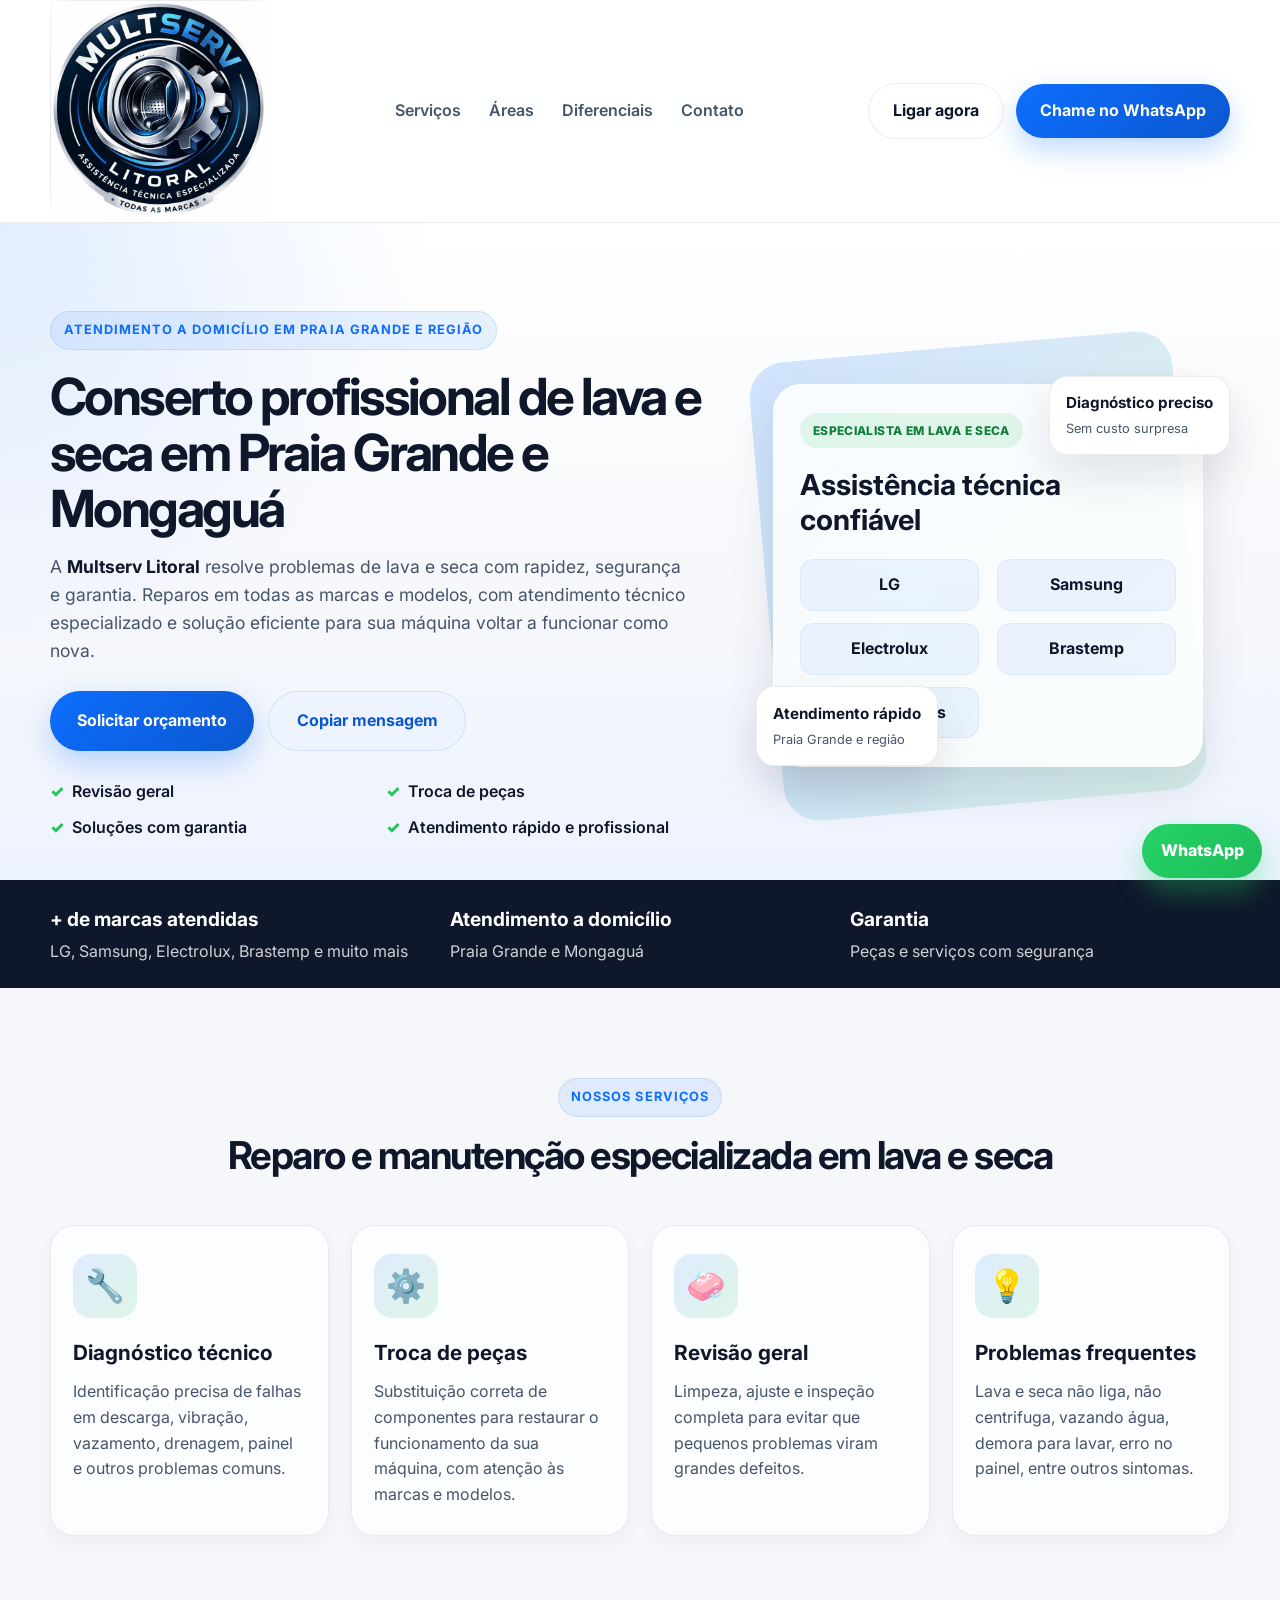
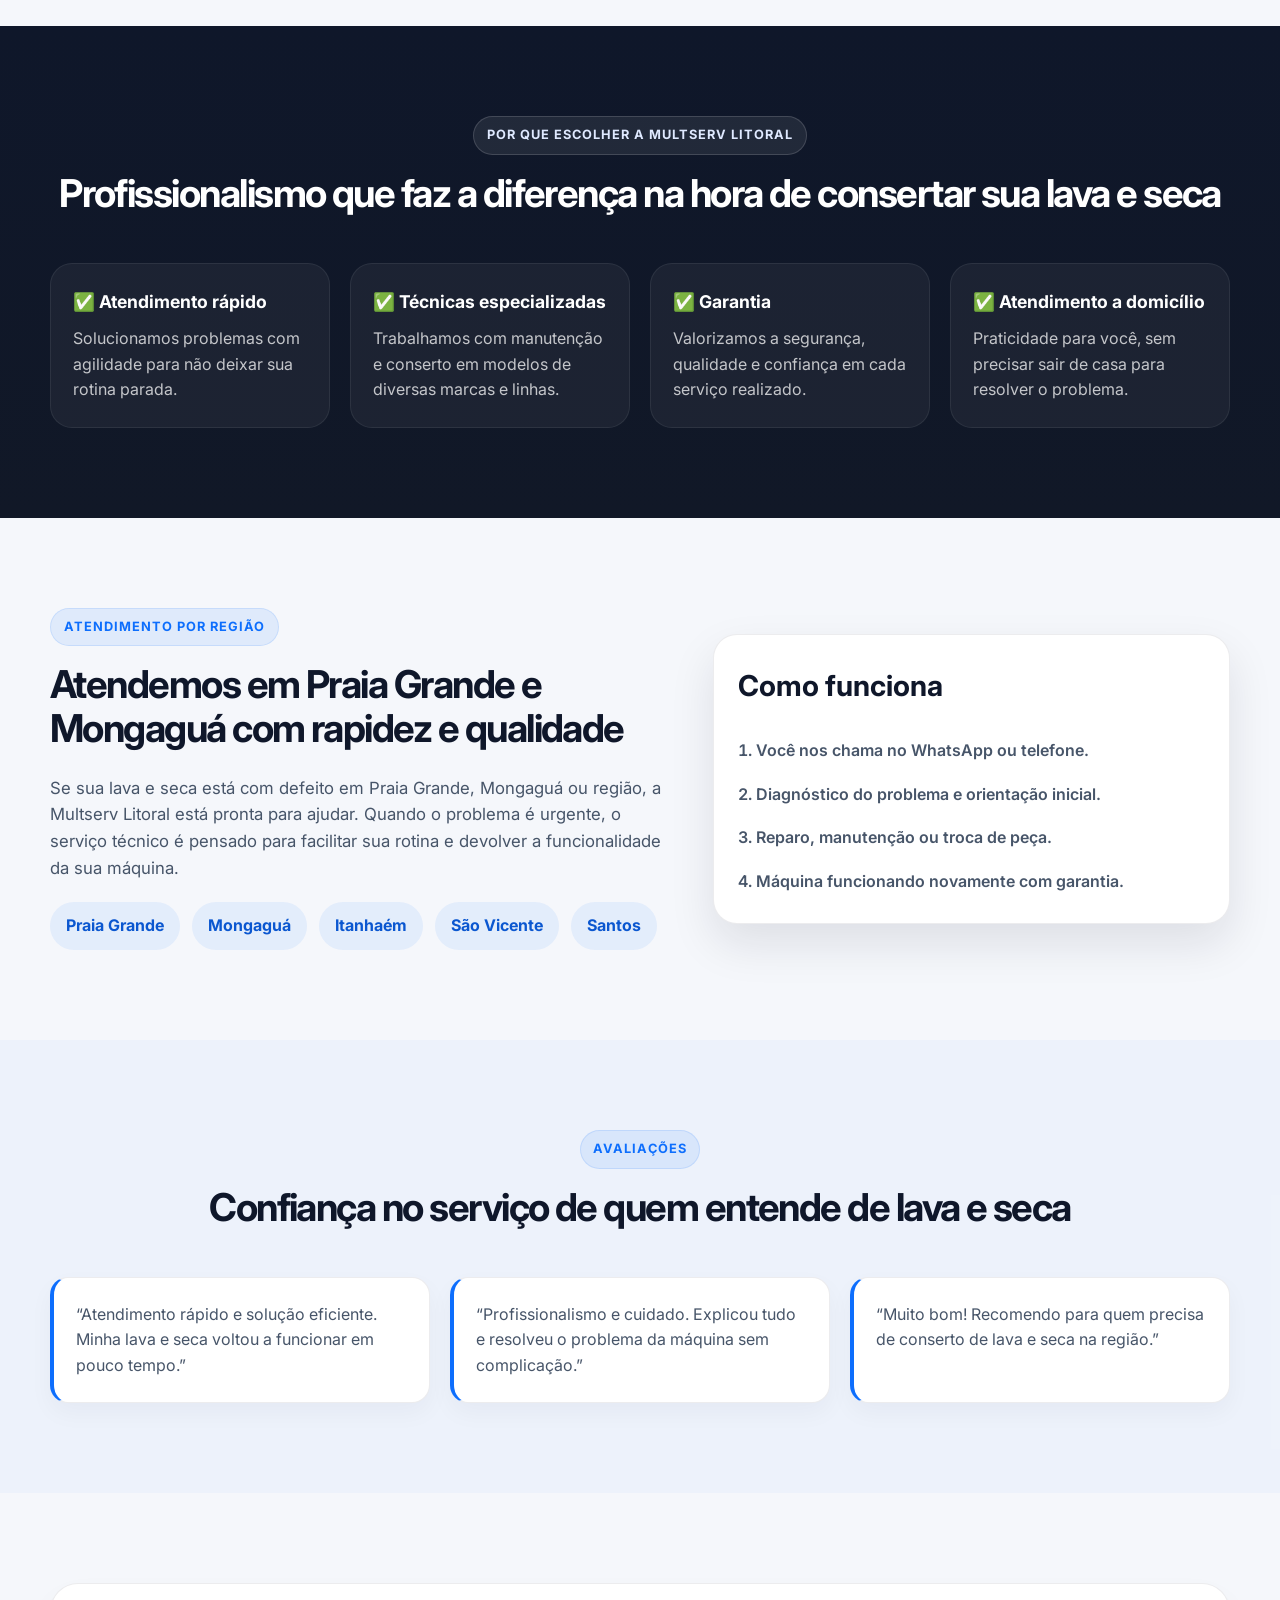
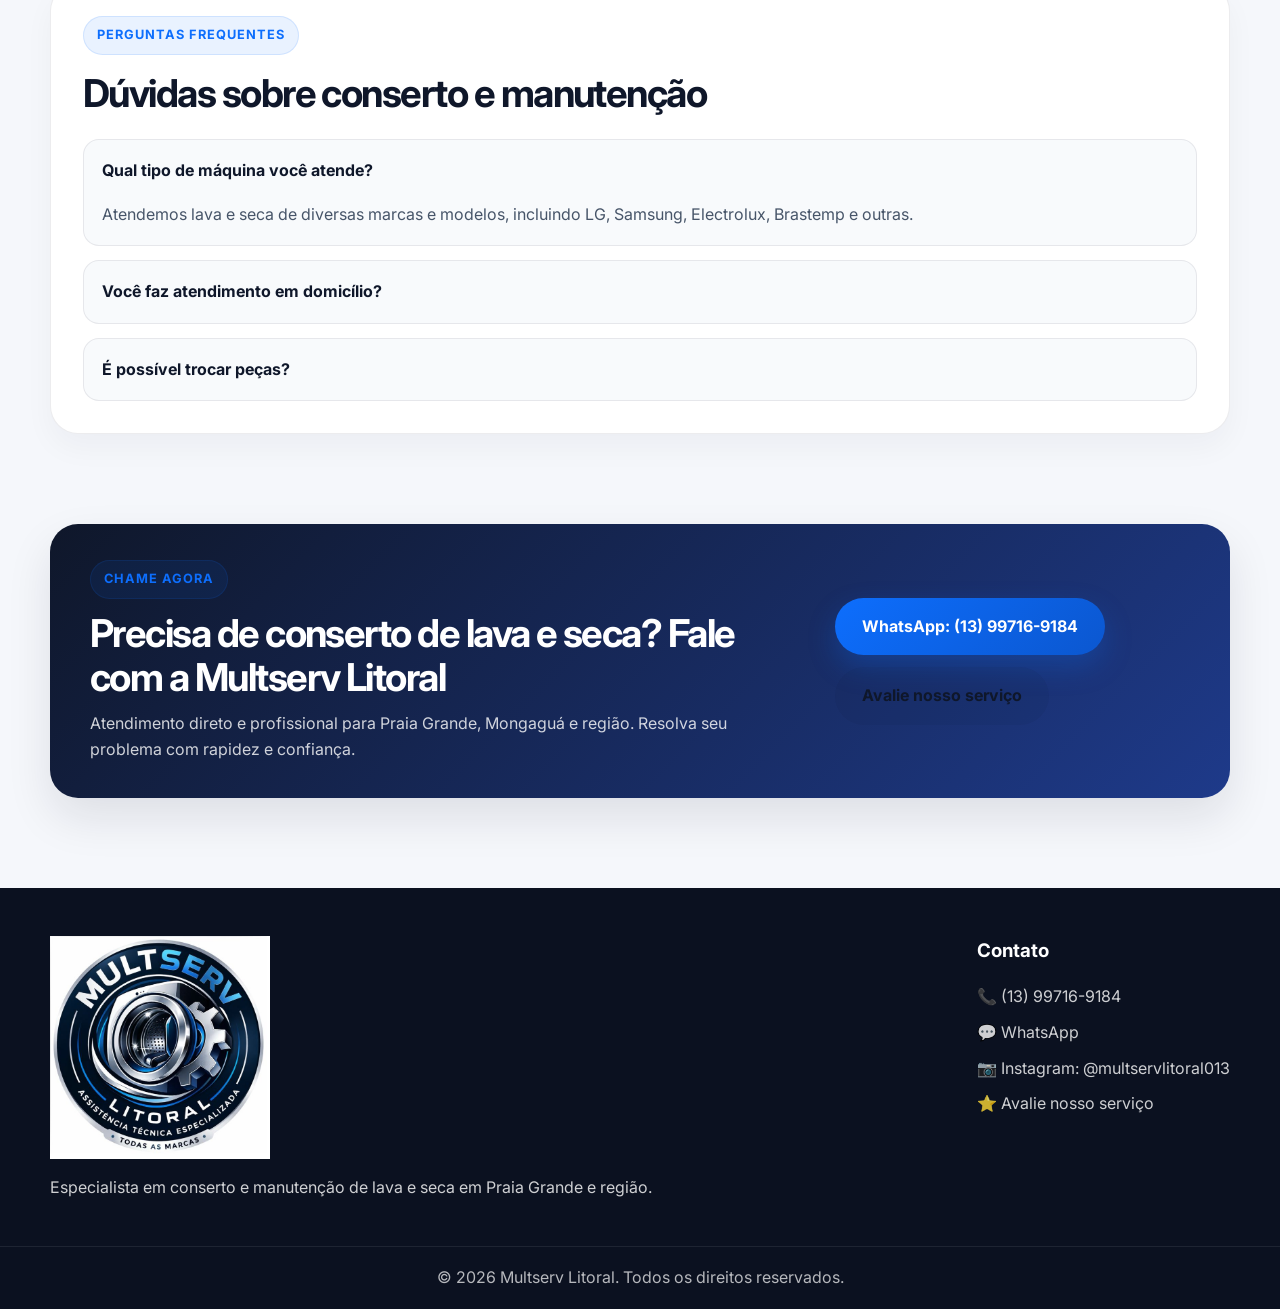
<file: multservlitoral.com.br/index.html>
<!DOCTYPE html>
<html lang="pt-BR">
  <head>
    <meta charset="UTF-8" />
    <meta name="viewport" content="width=device-width, initial-scale=1.0" />
    <meta http-equiv="X-UA-Compatible" content="IE=edge" />
    <link rel="icon" href="assets/img/favicon.svg" type="image/svg+xml" />
    <meta name="theme-color" content="#0d6efd" />
    <meta name="author" content="Multserv Litoral" />
    <meta name="geo.region" content="BR-SP" />
    <meta name="geo.placename" content="Praia Grande, SP" />
    <meta name="language" content="pt-BR" />
    <meta property="og:type" content="website" />
    <meta property="og:title" content="Multserv Litoral | Lava e Seca Praia Grande e Mongaguá" />
    <meta
      property="og:description"
      content="Atendimento especializado em conserto de lava e seca em Praia Grande e região. Reparo rápido, peças e garantia."
    />
    <meta property="og:url" content="https://multservlitoral.com.br/" />
    <meta property="og:image" content="https://multservlitoral.com.br/logo.png" />
    <meta property="og:site_name" content="Multserv Litoral" />
    <meta property="og:locale" content="pt_BR" />
    <meta name="twitter:card" content="summary_large_image" />
    <meta name="twitter:title" content="Multserv Litoral | Lava e Seca Praia Grande e Mongaguá" />
    <meta
      name="twitter:description"
      content="Atendimento especializado em conserto de lava e seca em Praia Grande e região. Reparo rápido, peças e garantia."
    />
    <meta name="twitter:image" content="https://multservlitoral.com.br/logo.png" />
    <link rel="canonical" href="https://multservlitoral.com.br/" />
    <link rel="preconnect" href="https://fonts.googleapis.com" />
    <link rel="preconnect" href="https://fonts.gstatic.com" crossorigin />
    <link
      href="https://fonts.googleapis.com/css2?family=Inter:wght@400;500;600;700;800;900&display=swap"
      rel="stylesheet"
    />
    <link rel="stylesheet" href="assets/css/styles.css" />

    <script>
      (function (w, d, s, l, i) {
        w[l] = w[l] || [];
        w[l].push({ 'gtm.start': new Date().getTime(), event: 'gtm.js' });
        var f = d.getElementsByTagName(s)[0],
          j = d.createElement(s),
          dl = l != 'dataLayer' ? '&l=' + l : '';
        j.async = true;
        j.src = 'https://www.googletagmanager.com/gtm.js?id=' + i + dl;
        f.parentNode.insertBefore(j, f);
      })(window, document, 'script', 'dataLayer', 'GTM-W3955CSP');
    </script>

    <script async src="https://www.googletagmanager.com/gtag/js?id=AW-16967434120"></script>
    <script>
      window.dataLayer = window.dataLayer || [];
      function gtag() { dataLayer.push(arguments); }
      gtag('js', new Date());
      gtag('config', 'AW-16967434120');
    </script>

    <script type="application/ld+json">
      {
        "@context": "https://schema.org",
        "@type": "LocalBusiness",
        "name": "Multserv Litoral",
        "image": "https://multservlitoral.com.br/assets/img/logo.png",
        "telephone": "+55-13-99716-9184",
        "priceRange": "$$",
        "areaServed": ["Praia Grande", "Mongaguá", "Itanhaém", "São Vicente", "Santos"],
        "address": {
          "@type": "PostalAddress",
          "addressLocality": "Praia Grande",
          "addressRegion": "SP",
          "addressCountry": "BR"
        },
        "url": "https://multservlitoral.com.br/",
        "description": "Especialista em manutenção e conserto de lava e seca em Praia Grande e região.",
        "sameAs": [
          "https://www.instagram.com/multservlitoral013",
          "https://g.page/r/CR2acI_aIRMQEBM/review"
        ],
        "openingHours": ["Mo-Su 08:00-19:00"],
        "email": "contato@multservlitoral.com.br"
      }
    </script>
    <script type="application/ld+json">
      {
        "@context": "https://schema.org",
        "@type": "FAQPage",
        "mainEntity": [
          {
            "@type": "Question",
            "name": "Qual tipo de máquina você atende?",
            "acceptedAnswer": {
              "@type": "Answer",
              "text": "Atendemos lava e seca de diversas marcas e modelos, incluindo LG, Samsung, Electrolux, Brastemp e outras."
            }
          },
          {
            "@type": "Question",
            "name": "Você faz atendimento em domicílio?",
            "acceptedAnswer": {
              "@type": "Answer",
              "text": "Sim. O atendimento é realizado na região de Praia Grande e cidades próximas, com praticidade e rapidez."
            }
          },
          {
            "@type": "Question",
            "name": "É possível trocar peças?",
            "acceptedAnswer": {
              "@type": "Answer",
              "text": "Sim. Realizamos trocas e reparos com foco na solução correta e segura para seu equipamento."
            }
          }
        ]
      }
    </script>
  </head>
  <body>
    <noscript><iframe src="https://www.googletagmanager.com/ns.html?id=GTM-W3955CSP" height="0" width="0" style="display:none;visibility:hidden"></iframe></noscript>

    <a
      class="whatsapp-float"
      href="https://wa.me/5513997169184?text=Olá%2C%20vim%20pelo%20site%20e%20preciso%20de%20conserto%20de%20lava%20e%20seca.%20Pode%20me%20ajudar%3F"
      target="_blank"
      rel="noopener noreferrer"
      aria-label="Falar no WhatsApp"
    >
      <span>WhatsApp</span>
    </a>

    <header class="topbar">
      <div class="container nav-wrap">
        <a href="#top" class="brand" aria-label="Multserv Litoral home">
          <img src="assets/img/logo.png" alt="Multserv Litoral logo" />
        </a>

        <nav class="main-nav" aria-label="Navegação principal">
          <a href="#servicos">Serviços</a>
          <a href="#areas">Áreas</a>
          <a href="#diferenciais">Diferenciais</a>
          <a href="#contato">Contato</a>
        </nav>

        <div class="nav-cta">
          <a class="btn btn-light" href="tel:+5513997169184">Ligar agora</a>
          <a
            class="btn btn-primary"
            href="https://wa.me/5513997169184?text=Olá%2C%20vim%20pelo%20site%20e%20preciso%20de%20conserto%20de%20lava%20e%20seca.%20Pode%20me%20ajudar%3F"
            target="_blank"
            rel="noopener noreferrer"
            >Chame no WhatsApp</a
          >
        </div>
      </div>
    </header>

    <main id="top">
      <section class="hero">
        <div class="container hero-grid">
          <div class="hero-copy">
            <span class="eyebrow">Atendimento a domicílio em Praia Grande e região</span>
            <h1>Conserto profissional de lava e seca em Praia Grande e Mongaguá</h1>
            <p>
              A <strong>Multserv Litoral</strong> resolve problemas de lava e seca com rapidez,
              segurança e garantia. Reparos em todas as marcas e modelos, com atendimento técnico
              especializado e solução eficiente para sua máquina voltar a funcionar como nova.
            </p>

            <div class="hero-actions">
              <a
                class="btn btn-primary large"
                href="https://wa.me/5513997169184?text=Olá%2C%20vim%20pelo%20site%20e%20preciso%20de%20conserto%20de%20lava%20e%20seca.%20Pode%20me%20ajudar%3F"
                target="_blank"
                rel="noopener noreferrer"
                >Solicitar orçamento</a
              >
              <button class="btn btn-secondary large copy-message" type="button">
                Copiar mensagem
              </button>
            </div>

            <ul class="hero-list" aria-label="Vantagens">
              <li>Revisão geral</li>
              <li>Troca de peças</li>
              <li>Soluções com garantia</li>
              <li>Atendimento rápido e profissional</li>
            </ul>
          </div>

          <div class="hero-visual" aria-label="Serviço de conserto de lava e seca">
            <div class="service-card main-card">
              <div class="mini-badge">Especialista em lava e seca</div>
              <h2>Assistência técnica confiável</h2>
              <ul>
                <li>LG</li>
                <li>Samsung</li>
                <li>Electrolux</li>
                <li>Brastemp</li>
                <li>Outras marcas</li>
              </ul>
            </div>

            <div class="info-bubble bubble-one">
              <strong>Atendimento rápido</strong>
              <span>Praia Grande e região</span>
            </div>
            <div class="info-bubble bubble-two">
              <strong>Diagnóstico preciso</strong>
              <span>Sem custo surpresa</span>
            </div>
          </div>
        </div>
      </section>

      <section class="trust-strip">
        <div class="container trust-grid">
          <div>
            <strong>+ de marcas atendidas</strong>
            <span>LG, Samsung, Electrolux, Brastemp e muito mais</span>
          </div>
          <div>
            <strong>Atendimento a domicílio</strong>
            <span>Praia Grande e Mongaguá</span>
          </div>
          <div>
            <strong>Garantia</strong>
            <span>Peças e serviços com segurança</span>
          </div>
        </div>
      </section>

      <section id="servicos" class="section">
        <div class="container">
          <div class="section-heading">
            <span class="eyebrow">Nossos serviços</span>
            <h2>Reparo e manutenção especializada em lava e seca</h2>
          </div>

          <div class="services-grid">
            <article class="service-item">
              <div class="icon">🔧</div>
              <h3>Diagnóstico técnico</h3>
              <p>
                Identificação precisa de falhas em descarga, vibração, vazamento, drenagem, painel
                e outros problemas comuns.
              </p>
            </article>

            <article class="service-item">
              <div class="icon">⚙️</div>
              <h3>Troca de peças</h3>
              <p>
                Substituição correta de componentes para restaurar o funcionamento da sua máquina,
                com atenção às marcas e modelos.
              </p>
            </article>

            <article class="service-item">
              <div class="icon">🧼</div>
              <h3>Revisão geral</h3>
              <p>
                Limpeza, ajuste e inspeção completa para evitar que pequenos problemas viram grandes
                defeitos.
              </p>
            </article>

            <article class="service-item">
              <div class="icon">💡</div>
              <h3>Problemas frequentes</h3>
              <p>
                Lava e seca não liga, não centrifuga, vazando água, demora para lavar, erro no painel,
                entre outros sintomas.
              </p>
            </article>
          </div>
        </div>
      </section>

      <section id="diferenciais" class="section dark-section">
        <div class="container">
          <div class="section-heading light">
            <span class="eyebrow">Por que escolher a Multserv Litoral</span>
            <h2>Profissionalismo que faz a diferença na hora de consertar sua lava e seca</h2>
          </div>

          <div class="benefits-grid">
            <div class="benefit-item">
              <h3>✅ Atendimento rápido</h3>
              <p>Solucionamos problemas com agilidade para não deixar sua rotina parada.</p>
            </div>
            <div class="benefit-item">
              <h3>✅ Técnicas especializadas</h3>
              <p>Trabalhamos com manutenção e conserto em modelos de diversas marcas e linhas.</p>
            </div>
            <div class="benefit-item">
              <h3>✅ Garantia</h3>
              <p>Valorizamos a segurança, qualidade e confiança em cada serviço realizado.</p>
            </div>
            <div class="benefit-item">
              <h3>✅ Atendimento a domicílio</h3>
              <p>Praticidade para você, sem precisar sair de casa para resolver o problema.</p>
            </div>
          </div>
        </div>
      </section>

      <section id="areas" class="section">
        <div class="container two-columns">
          <div>
            <div class="section-heading left">
              <span class="eyebrow">Atendimento por região</span>
              <h2>Atendemos em Praia Grande e Mongaguá com rapidez e qualidade</h2>
            </div>
            <p class="area-text">
              Se sua lava e seca está com defeito em Praia Grande, Mongaguá ou região, a Multserv
              Litoral está pronta para ajudar. Quando o problema é urgente, o serviço técnico é
              pensado para facilitar sua rotina e devolver a funcionalidade da sua máquina.
            </p>
            <div class="city-list">
              <span>Praia Grande</span>
              <span>Mongaguá</span>
              <span>Itanhaém</span>
              <span>São Vicente</span>
              <span>Santos</span>
            </div>
          </div>

          <div class="process-card">
            <h3>Como funciona</h3>
            <ol>
              <li>Você nos chama no WhatsApp ou telefone.</li>
              <li>Diagnóstico do problema e orientação inicial.</li>
              <li>Reparo, manutenção ou troca de peça.</li>
              <li>Máquina funcionando novamente com garantia.</li>
            </ol>
          </div>
        </div>
      </section>

      <section class="section testimonials">
        <div class="container">
          <div class="section-heading">
            <span class="eyebrow">Avaliações</span>
            <h2>Confiança no serviço de quem entende de lava e seca</h2>
          </div>

          <div class="testimonial-grid">
            <blockquote>
              “Atendimento rápido e solução eficiente. Minha lava e seca voltou a funcionar em pouco
              tempo.”
            </blockquote>
            <blockquote>
              “Profissionalismo e cuidado. Explicou tudo e resolveu o problema da máquina sem
              complicação.”
            </blockquote>
            <blockquote>
              “Muito bom! Recomendo para quem precisa de conserto de lava e seca na região.”
            </blockquote>
          </div>
        </div>
      </section>

      <section class="section faq">
        <div class="container faq-box">
          <div class="section-heading left">
            <span class="eyebrow">Perguntas frequentes</span>
            <h2>Dúvidas sobre conserto e manutenção</h2>
          </div>

          <div class="faq-list">
            <details open>
              <summary>Qual tipo de máquina você atende?</summary>
              <p>Atendemos lava e seca de diversas marcas e modelos, incluindo LG, Samsung, Electrolux, Brastemp e outras.</p>
            </details>
            <details>
              <summary>Você faz atendimento em domicílio?</summary>
              <p>Sim. O atendimento é realizado na região de Praia Grande e cidades próximas, com praticidade e rapidez.</p>
            </details>
            <details>
              <summary>É possível trocar peças?</summary>
              <p>Sim. Realizamos trocas e reparos com foco na solução correta e segura para seu equipamento.</p>
            </details>
          </div>
        </div>
      </section>

      <section id="contato" class="cta-section">
        <div class="container cta-box">
          <div>
            <span class="eyebrow">Chame agora</span>
            <h2>Precisa de conserto de lava e seca? Fale com a Multserv Litoral</h2>
            <p>
              Atendimento direto e profissional para Praia Grande, Mongaguá e região. Resolva seu
              problema com rapidez e confiança.
            </p>
          </div>

          <div class="cta-actions">
            <a
              class="btn btn-primary large"
              href="https://wa.me/5513997169184?text=Olá%2C%20vim%20pelo%20site%20e%20preciso%20de%20conserto%20de%20lava%20e%20seca.%20Pode%20me%20ajudar%3F"
              target="_blank"
              rel="noopener noreferrer"
              >WhatsApp: (13) 99716-9184</a
            >
            <a class="btn btn-secondary large" href="https://g.page/r/CR2acI_aIRMQEBM/review" target="_blank" rel="noopener noreferrer">Avalie nosso serviço</a>
          </div>
        </div>
      </section>
    </main>

    <footer class="footer">
      <div class="container footer-wrap">
        <div>
          <img src="assets/img/logo.png" alt="Multserv Litoral" class="footer-logo" />
          <p>Especialista em conserto e manutenção de lava e seca em Praia Grande e região.</p>
        </div>

        <div class="footer-contact">
          <h3>Contato</h3>
          <a href="tel:+5513997169184">📞 (13) 99716-9184</a>
          <a href="https://wa.me/5513997169184?text=Olá%2C%20vim%20pelo%20site%20e%20preciso%20de%20conserto%20de%20lava%20e%20seca.%20Pode%20me%20ajudar%3F" target="_blank" rel="noopener noreferrer">💬 WhatsApp</a>
          <a href="https://www.instagram.com/multservlitoral013" target="_blank" rel="noopener noreferrer">📷 Instagram: @multservlitoral013</a>
          <a href="https://g.page/r/CR2acI_aIRMQEBM/review" target="_blank" rel="noopener noreferrer">⭐ Avalie nosso serviço</a>
        </div>
      </div>
      <div class="footer-bottom">
        <div class="container">
          <p>© 2026 Multserv Litoral. Todos os direitos reservados.</p>
        </div>
      </div>
    </footer>

    <script src="assets/js/script.js"></script>
  </body>
</html>
</file>
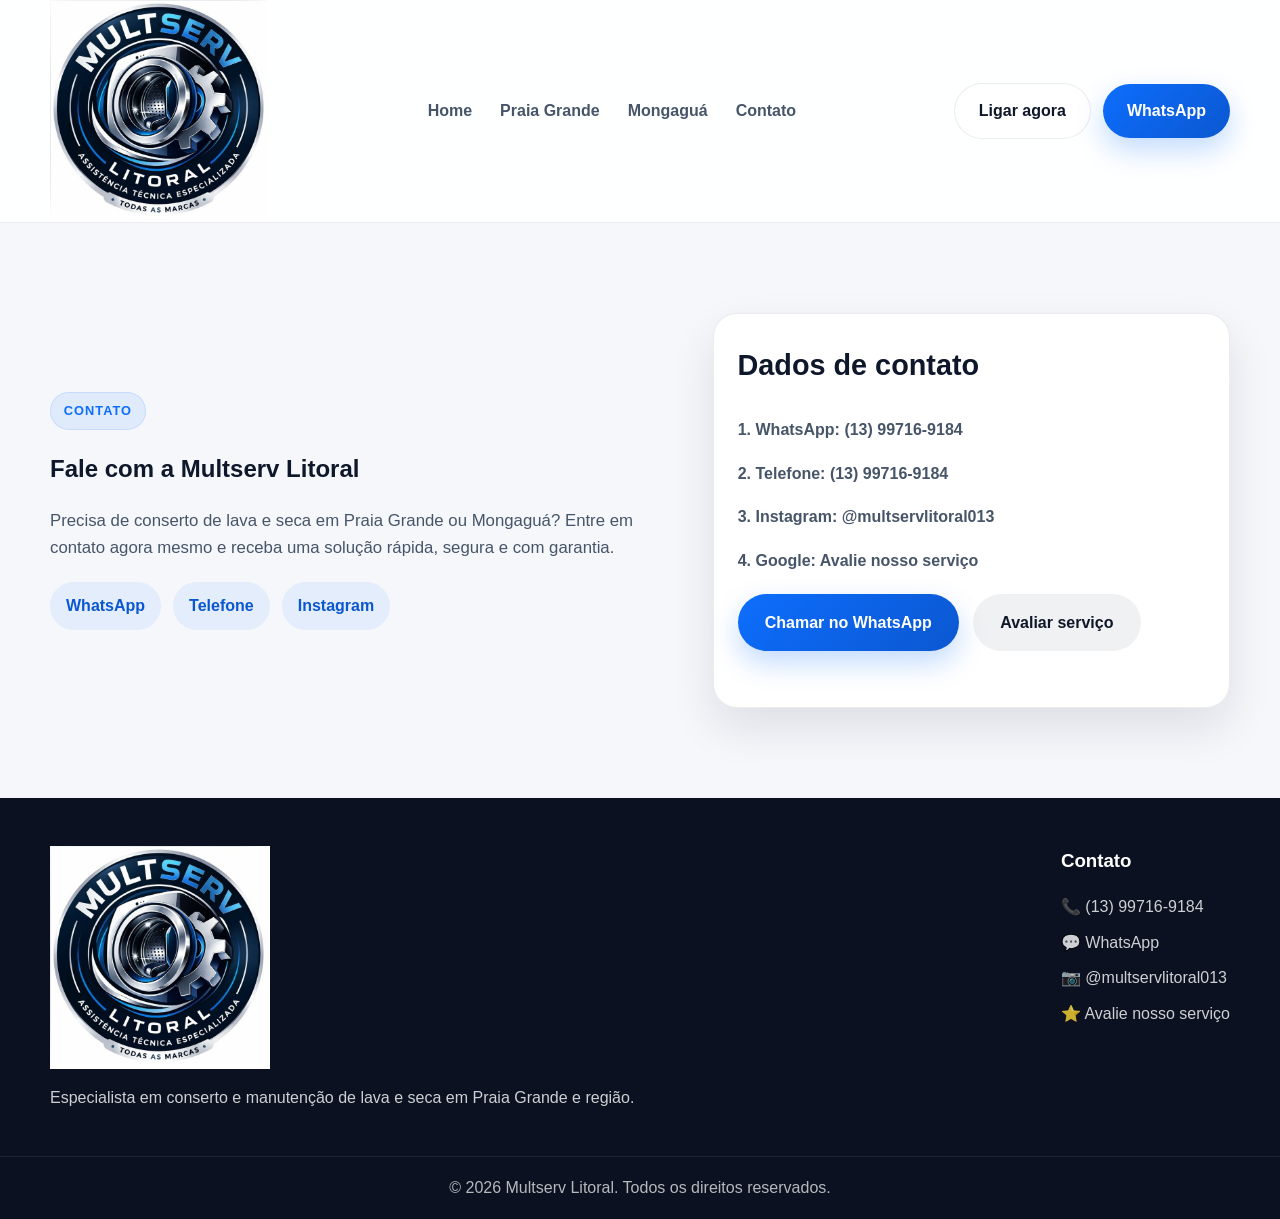
<file: multservlitoral.com.br/contato.html>
<!DOCTYPE html>
<html lang="pt-BR">
  <head>
    <meta charset="UTF-8" />
    <meta name="viewport" content="width=device-width, initial-scale=1.0" />
    <title>Contato | Multserv Litoral</title>
    <meta name="description" content="Entre em contato com a Multserv Litoral para conserto de lava e seca em Praia Grande e Mongaguá. Atendimento rápido e profissional." />
    <meta name="robots" content="index,follow" />
    <link rel="canonical" href="https://multservlitoral.com.br/contato.html" />
    <link rel="icon" href="assets/img/favicon.svg" type="image/svg+xml" />
    <link rel="stylesheet" href="assets/css/styles.css" />
    <script async src="https://www.googletagmanager.com/gtag/js?id=AW-16967434120"></script>
    <script>
      window.dataLayer = window.dataLayer || [];
      function gtag(){dataLayer.push(arguments);}
      gtag('js', new Date());
      gtag('config', 'AW-16967434120');
    </script>
  </head>
  <body>
    <header class="topbar">
      <div class="container nav-wrap">
        <a href="index.html" class="brand" aria-label="Multserv Litoral home">
          <img src="assets/img/logo.png" alt="Multserv Litoral logo" />
        </a>
        <nav class="main-nav" aria-label="Navegação principal">
          <a href="index.html">Home</a>
          <a href="praia-grande.html">Praia Grande</a>
          <a href="mongagua.html">Mongaguá</a>
          <a href="contato.html">Contato</a>
        </nav>
        <div class="nav-cta">
          <a class="btn btn-light" href="tel:+5513997169184">Ligar agora</a>
          <a class="btn btn-primary" href="https://wa.me/5513997169184?text=Olá%2C%20vim%20pelo%20site%20e%20preciso%20de%20conserto%20de%20lava%20e%20seca.%20Pode%20me%20ajudar%3F" target="_blank" rel="noopener noreferrer">WhatsApp</a>
        </div>
      </div>
    </header>

    <main>
      <section class="section">
        <div class="container two-columns">
          <div>
            <span class="eyebrow">Contato</span>
            <h1>Fale com a Multserv Litoral</h1>
            <p class="area-text">
              Precisa de conserto de lava e seca em Praia Grande ou Mongaguá? Entre em contato agora mesmo e receba uma solução rápida, segura e com garantia.
            </p>
            <div class="city-list">
              <span><a href="https://wa.me/5513997169184?text=Olá%2C%20vim%20pelo%20site%20e%20preciso%20de%20conserto%20de%20lava%20e%20seca.%20Pode%20me%20ajudar%3F" target="_blank" rel="noopener noreferrer">WhatsApp</a></span>
              <span><a href="tel:+5513997169184">Telefone</a></span>
              <span><a href="https://www.instagram.com/multservlitoral013" target="_blank" rel="noopener noreferrer">Instagram</a></span>
            </div>
          </div>

          <div class="process-card">
            <h3>Dados de contato</h3>
            <ol>
              <li><strong>WhatsApp:</strong> <a href="https://wa.me/5513997169184?text=Olá%2C%20vim%20pelo%20site%20e%20preciso%20de%20conserto%20de%20lava%20e%20seca.%20Pode%20me%20ajudar%3F" target="_blank" rel="noopener noreferrer">(13) 99716-9184</a></li>
              <li><strong>Telefone:</strong> <a href="tel:+5513997169184">(13) 99716-9184</a></li>
              <li><strong>Instagram:</strong> <a href="https://www.instagram.com/multservlitoral013" target="_blank" rel="noopener noreferrer">@multservlitoral013</a></li>
              <li><strong>Google:</strong> <a href="https://g.page/r/CR2acI_aIRMQEBM/review" target="_blank" rel="noopener noreferrer">Avalie nosso serviço</a></li>
            </ol>
            <div class="hero-actions" style="margin-top: 20px;">
              <a class="btn btn-primary large" href="https://wa.me/5513997169184?text=Olá%2C%20vim%20pelo%20site%20e%20preciso%20de%20conserto%20de%20lava%20e%20seca.%20Pode%20me%20ajudar%3F" target="_blank" rel="noopener noreferrer">Chamar no WhatsApp</a>
              <a class="btn btn-secondary large" href="https://g.page/r/CR2acI_aIRMQEBM/review" target="_blank" rel="noopener noreferrer">Avaliar serviço</a>
            </div>
          </div>
        </div>
      </section>
    </main>

    <footer class="footer">
      <div class="container footer-wrap">
        <div>
          <img src="assets/img/logo.png" alt="Multserv Litoral" class="footer-logo" />
          <p>Especialista em conserto e manutenção de lava e seca em Praia Grande e região.</p>
        </div>
        <div class="footer-contact">
          <h3>Contato</h3>
          <a href="tel:+5513997169184">📞 (13) 99716-9184</a>
          <a href="https://wa.me/5513997169184?text=Olá%2C%20vim%20pelo%20site%20e%20preciso%20de%20conserto%20de%20lava%20e%20seca.%20Pode%20me%20ajudar%3F" target="_blank" rel="noopener noreferrer">💬 WhatsApp</a>
          <a href="https://www.instagram.com/multservlitoral013" target="_blank" rel="noopener noreferrer">📷 @multservlitoral013</a>
          <a href="https://g.page/r/CR2acI_aIRMQEBM/review" target="_blank" rel="noopener noreferrer">⭐ Avalie nosso serviço</a>
        </div>
      </div>
      <div class="footer-bottom">
        <div class="container"><p>© 2026 Multserv Litoral. Todos os direitos reservados.</p></div>
      </div>
    </footer>

    <script src="assets/js/script.js"></script>
  </body>
</html>
</file>
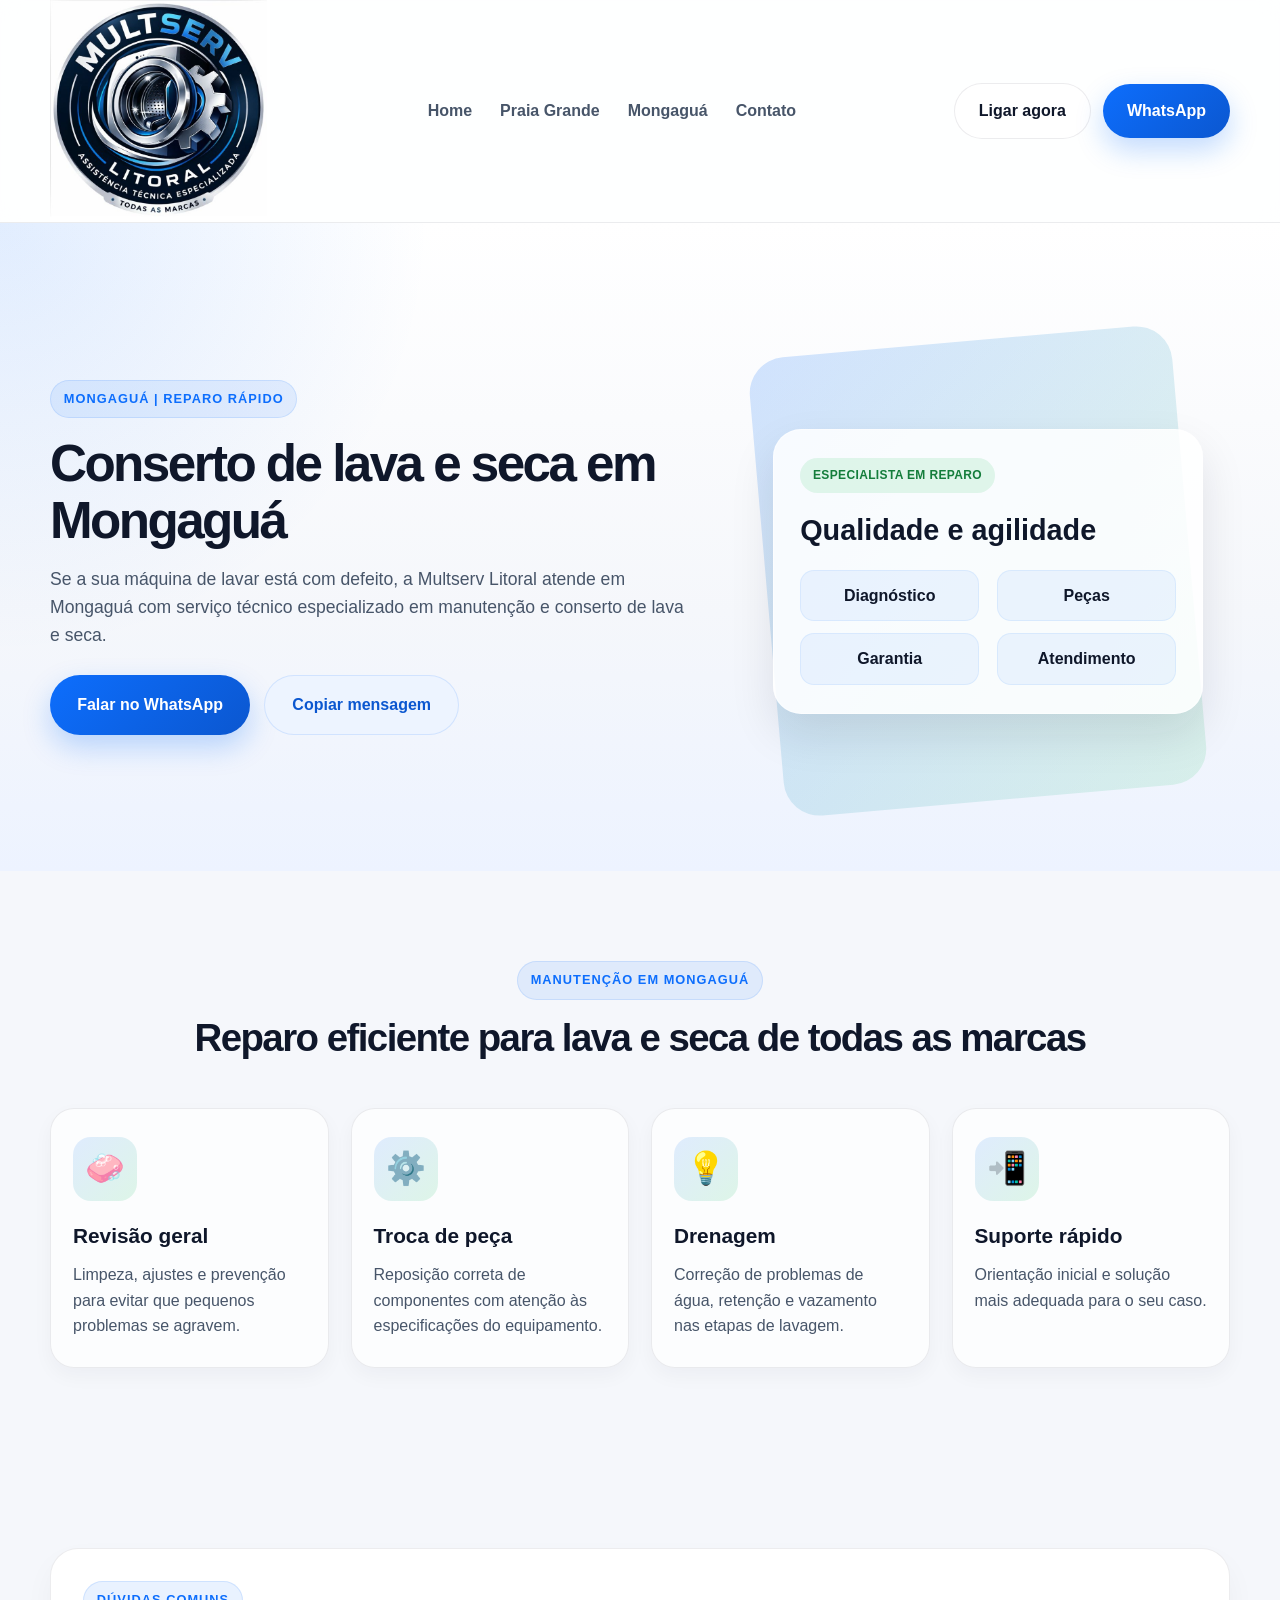
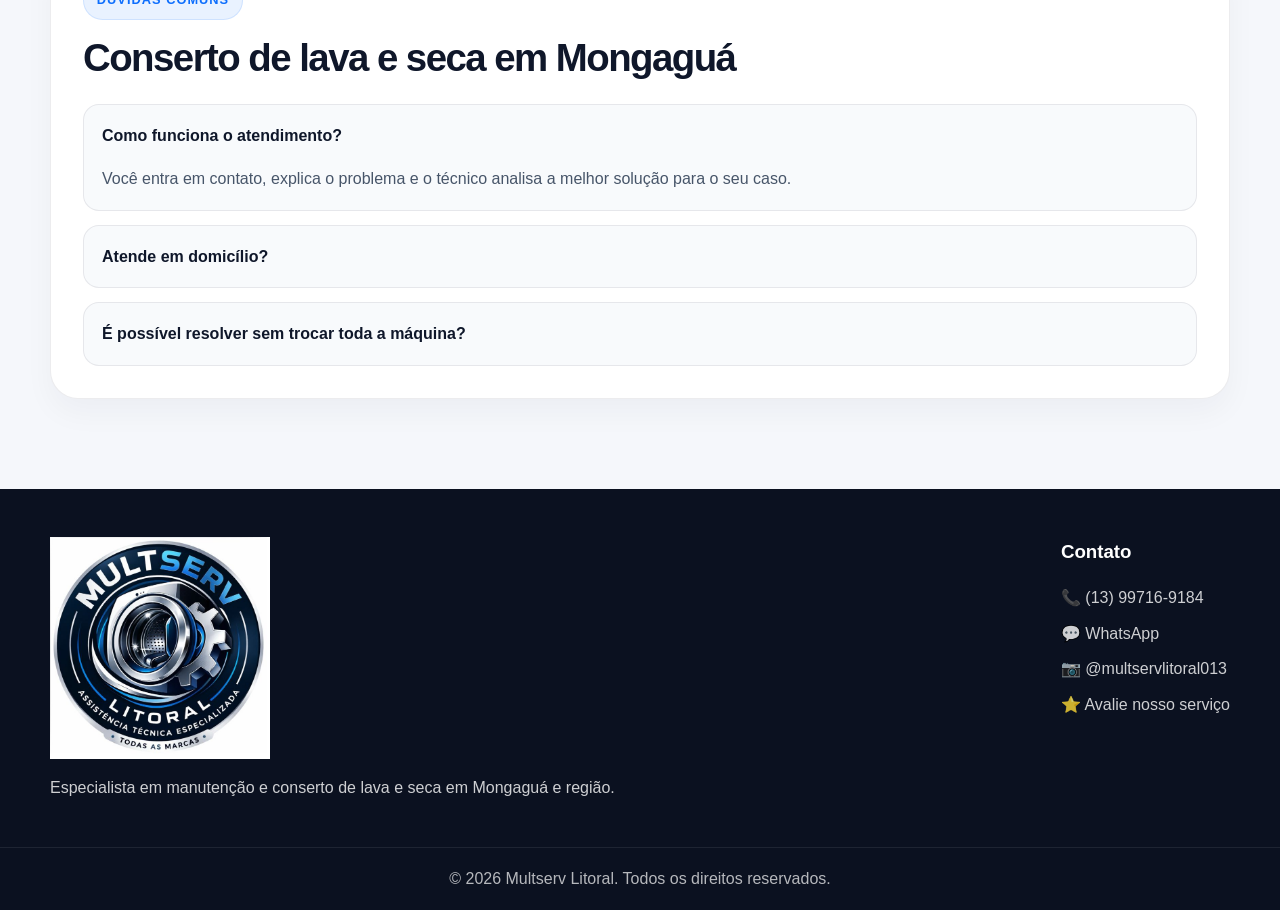
<file: multservlitoral.com.br/mongagua.html>
<!DOCTYPE html>
<html lang="pt-BR">
  <head>
    <meta charset="UTF-8" />
    <meta name="viewport" content="width=device-width, initial-scale=1.0" />
    <title>Conserto de Lava e Seca em Mongaguá | Multserv Litoral</title>
    <meta name="description" content="Conserto de lava e seca em Mongaguá. Atendimento especializado com garantia, peças e reparo em domicílio para todas as marcas." />
    <meta name="robots" content="index,follow" />
    <link rel="canonical" href="https://multservlitoral.com.br/mongagua.html" />
    <link rel="icon" href="assets/img/favicon.svg" type="image/svg+xml" />
    <link rel="stylesheet" href="assets/css/styles.css" />
    <script async src="https://www.googletagmanager.com/gtag/js?id=AW-16967434120"></script>
    <script>
      window.dataLayer = window.dataLayer || [];
      function gtag(){dataLayer.push(arguments);}
      gtag('js', new Date());
      gtag('config', 'AW-16967434120');
    </script>
  </head>
  <body>
    <header class="topbar">
      <div class="container nav-wrap">
        <a href="index.html" class="brand" aria-label="Multserv Litoral home">
          <img src="assets/img/logo.png" alt="Multserv Litoral logo" />
        </a>
        <nav class="main-nav" aria-label="Navegação principal">
          <a href="index.html">Home</a>
          <a href="praia-grande.html">Praia Grande</a>
          <a href="mongagua.html">Mongaguá</a>
          <a href="contato.html">Contato</a>
        </nav>
        <div class="nav-cta">
          <a class="btn btn-light" href="tel:+5513997169184">Ligar agora</a>
          <a class="btn btn-primary" href="https://wa.me/5513997169184?text=Olá%2C%20vim%20pelo%20site%20e%20preciso%20de%20conserto%20de%20lava%20e%20seca.%20Pode%20me%20ajudar%3F" target="_blank" rel="noopener noreferrer">WhatsApp</a>
        </div>
      </div>
    </header>

    <main>
      <section class="hero">
        <div class="container hero-grid">
          <div class="hero-copy">
            <span class="eyebrow">Mongaguá | Reparo rápido</span>
            <h1>Conserto de lava e seca em Mongaguá</h1>
            <p>
              Se a sua máquina de lavar está com defeito, a Multserv Litoral atende em Mongaguá com serviço técnico especializado em manutenção e conserto de lava e seca.
            </p>
            <div class="hero-actions">
              <a class="btn btn-primary large" href="https://wa.me/5513997169184?text=Olá%2C%20vim%20pelo%20site%20e%20preciso%20de%20conserto%20de%20lava%20e%20seca%20em%20Mongaguá.%20Pode%20me%20ajudar%3F" target="_blank" rel="noopener noreferrer">Falar no WhatsApp</a>
              <button class="btn btn-secondary large copy-message" type="button">Copiar mensagem</button>
            </div>
          </div>

          <div class="hero-visual">
            <div class="service-card main-card">
              <div class="mini-badge">Especialista em reparo</div>
              <h2>Qualidade e agilidade</h2>
              <ul>
                <li>Diagnóstico</li>
                <li>Peças</li>
                <li>Garantia</li>
                <li>Atendimento</li>
              </ul>
            </div>
          </div>
        </div>
      </section>

      <section class="section">
        <div class="container">
          <div class="section-heading">
            <span class="eyebrow">Manutenção em Mongaguá</span>
            <h2>Reparo eficiente para lava e seca de todas as marcas</h2>
          </div>
          <div class="services-grid">
            <article class="service-item">
              <div class="icon">🧼</div>
              <h3>Revisão geral</h3>
              <p>Limpeza, ajustes e prevenção para evitar que pequenos problemas se agravem.</p>
            </article>
            <article class="service-item">
              <div class="icon">⚙️</div>
              <h3>Troca de peça</h3>
              <p>Reposição correta de componentes com atenção às especificações do equipamento.</p>
            </article>
            <article class="service-item">
              <div class="icon">💡</div>
              <h3>Drenagem</h3>
              <p>Correção de problemas de água, retenção e vazamento nas etapas de lavagem.</p>
            </article>
            <article class="service-item">
              <div class="icon">📲</div>
              <h3>Suporte rápido</h3>
              <p>Orientação inicial e solução mais adequada para o seu caso.</p>
            </article>
          </div>
        </div>
      </section>

      <section class="section faq">
        <div class="container faq-box">
          <div class="section-heading left">
            <span class="eyebrow">Dúvidas comuns</span>
            <h2>Conserto de lava e seca em Mongaguá</h2>
          </div>
          <div class="faq-list">
            <details open>
              <summary>Como funciona o atendimento?</summary>
              <p>Você entra em contato, explica o problema e o técnico analisa a melhor solução para o seu caso.</p>
            </details>
            <details>
              <summary>Atende em domicílio?</summary>
              <p>Sim. O atendimento é realizado na região de Mongaguá e cidades próximas.</p>
            </details>
            <details>
              <summary>É possível resolver sem trocar toda a máquina?</summary>
              <p>Na maioria dos casos, sim. Muitas falhas são resolvidas com diagnóstico técnico e troca de peças específicas.</p>
            </details>
          </div>
        </div>
      </section>
    </main>

    <footer class="footer">
      <div class="container footer-wrap">
        <div>
          <img src="assets/img/logo.png" alt="Multserv Litoral" class="footer-logo" />
          <p>Especialista em manutenção e conserto de lava e seca em Mongaguá e região.</p>
        </div>
        <div class="footer-contact">
          <h3>Contato</h3>
          <a href="tel:+5513997169184">📞 (13) 99716-9184</a>
          <a href="https://wa.me/5513997169184?text=Olá%2C%20vim%20pelo%20site%20e%20preciso%20de%20conserto%20de%20lava%20e%20seca.%20Pode%20me%20ajudar%3F" target="_blank" rel="noopener noreferrer">💬 WhatsApp</a>
          <a href="https://www.instagram.com/multservlitoral013" target="_blank" rel="noopener noreferrer">📷 @multservlitoral013</a>
          <a href="https://g.page/r/CR2acI_aIRMQEBM/review" target="_blank" rel="noopener noreferrer">⭐ Avalie nosso serviço</a>
        </div>
      </div>
      <div class="footer-bottom">
        <div class="container"><p>© 2026 Multserv Litoral. Todos os direitos reservados.</p></div>
      </div>
    </footer>

    <script src="assets/js/script.js"></script>
  </body>
</html>
</file>
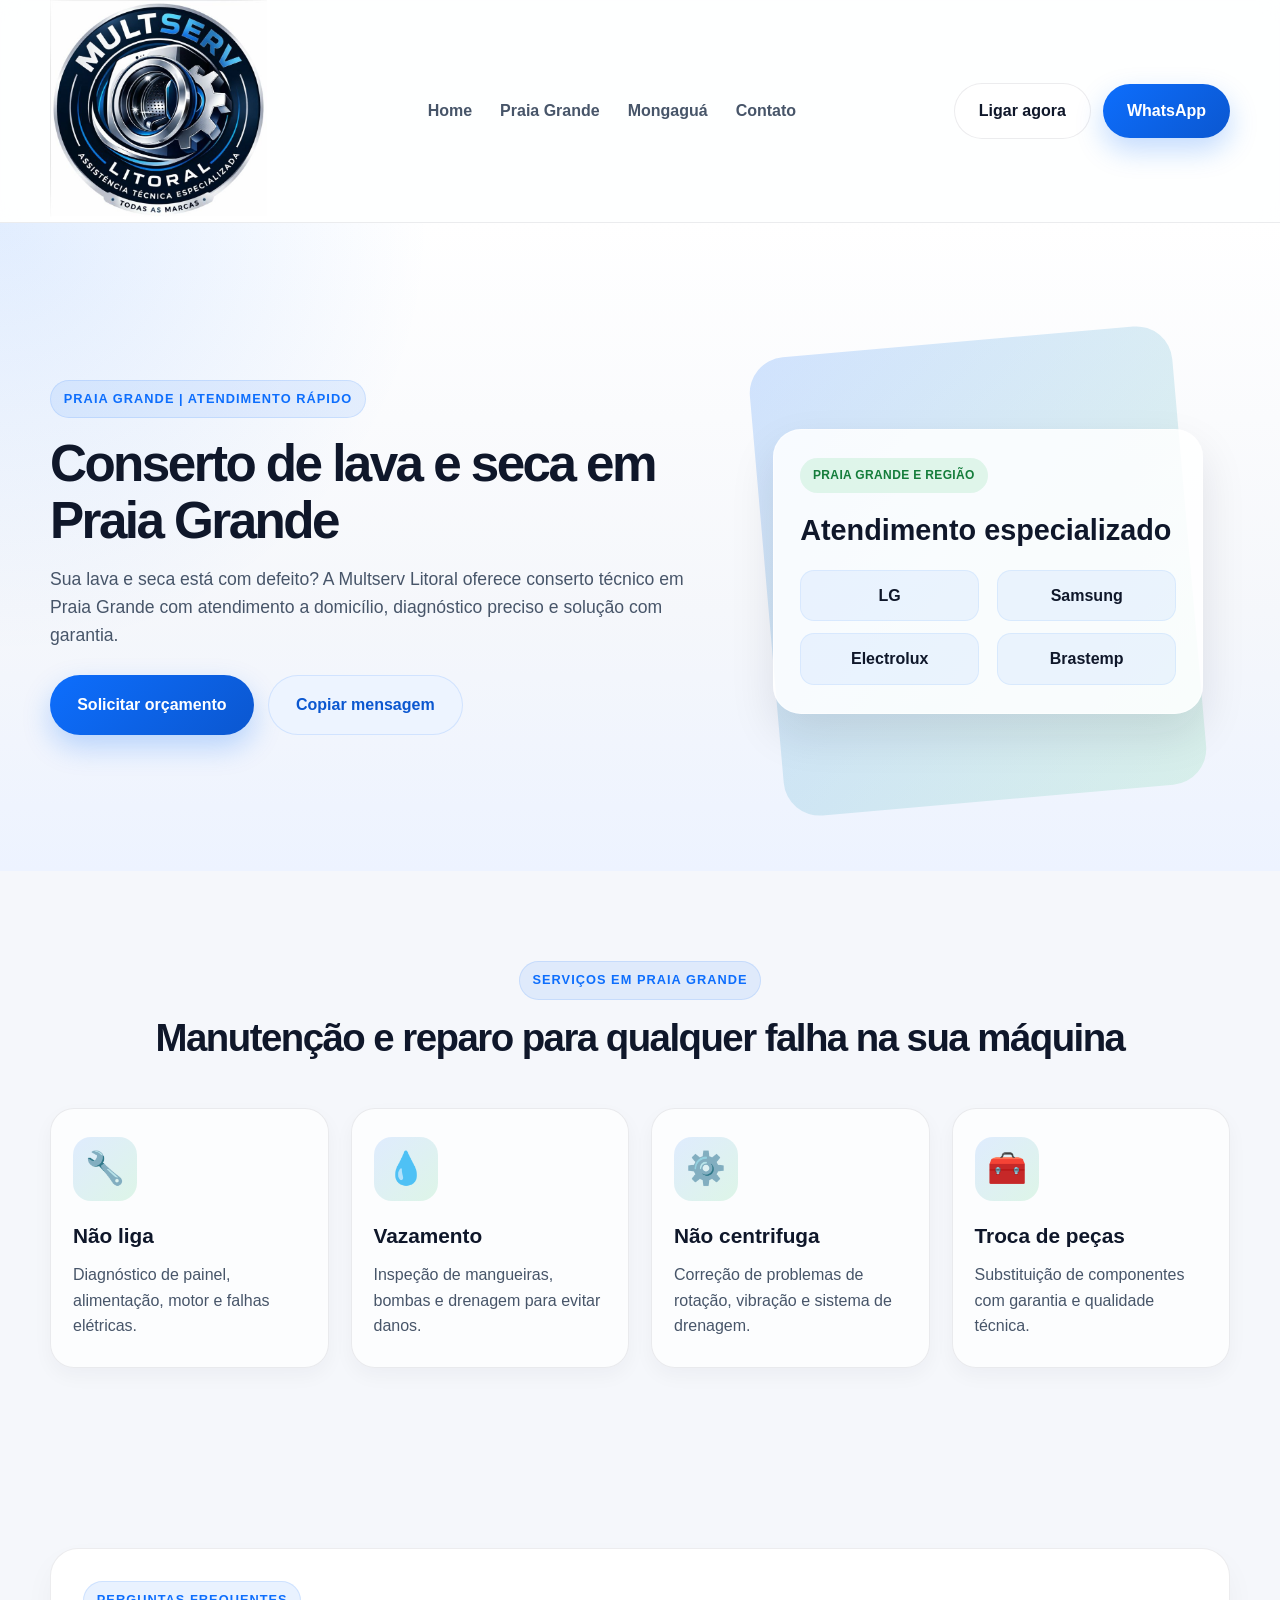
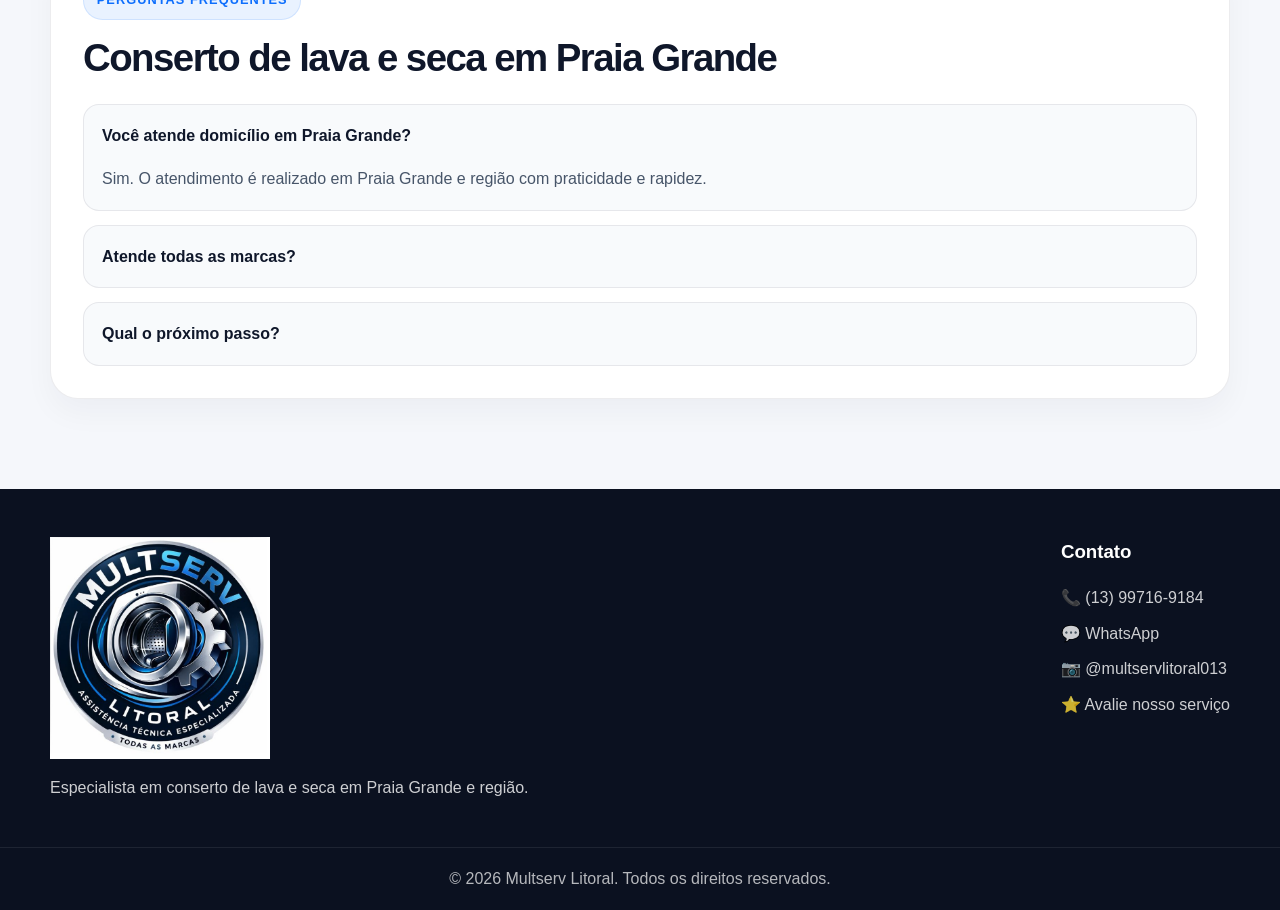
<file: multservlitoral.com.br/praia-grande.html>
<!DOCTYPE html>
<html lang="pt-BR">
  <head>
    <meta charset="UTF-8" />
    <meta name="viewport" content="width=device-width, initial-scale=1.0" />
    <title>Conserto de Lava e Seca em Praia Grande | Multserv Litoral</title>
    <meta name="description" content="Conserto de lava e seca em Praia Grande com atendimento a domicílio, manutenção de todas as marcas e garantia. Fale com a Multserv Litoral." />
    <meta name="robots" content="index,follow" />
    <link rel="canonical" href="https://multservlitoral.com.br/praia-grande.html" />
    <link rel="icon" href="assets/img/favicon.svg" type="image/svg+xml" />
    <link rel="stylesheet" href="assets/css/styles.css" />
    <script async src="https://www.googletagmanager.com/gtag/js?id=AW-16967434120"></script>
    <script>
      window.dataLayer = window.dataLayer || [];
      function gtag(){dataLayer.push(arguments);}
      gtag('js', new Date());
      gtag('config', 'AW-16967434120');
    </script>
  </head>
  <body>
    <header class="topbar">
      <div class="container nav-wrap">
        <a href="index.html" class="brand" aria-label="Multserv Litoral home">
          <img src="assets/img/logo.png" alt="Multserv Litoral logo" />
        </a>
        <nav class="main-nav" aria-label="Navegação principal">
          <a href="index.html">Home</a>
          <a href="praia-grande.html">Praia Grande</a>
          <a href="mongagua.html">Mongaguá</a>
          <a href="contato.html">Contato</a>
        </nav>
        <div class="nav-cta">
          <a class="btn btn-light" href="tel:+5513997169184">Ligar agora</a>
          <a class="btn btn-primary" href="https://wa.me/5513997169184?text=Olá%2C%20vim%20pelo%20site%20e%20preciso%20de%20conserto%20de%20lava%20e%20seca.%20Pode%20me%20ajudar%3F" target="_blank" rel="noopener noreferrer">WhatsApp</a>
        </div>
      </div>
    </header>

    <main>
      <section class="hero">
        <div class="container hero-grid">
          <div class="hero-copy">
            <span class="eyebrow">Praia Grande | Atendimento rápido</span>
            <h1>Conserto de lava e seca em Praia Grande</h1>
            <p>
              Sua lava e seca está com defeito? A Multserv Litoral oferece conserto técnico em Praia Grande com atendimento a domicílio, diagnóstico preciso e solução com garantia.
            </p>
            <div class="hero-actions">
              <a class="btn btn-primary large" href="https://wa.me/5513997169184?text=Olá%2C%20vim%20pelo%20site%20e%20preciso%20de%20conserto%20de%20lava%20e%20seca%20em%20Praia%20Grande.%20Pode%20me%20ajudar%3F" target="_blank" rel="noopener noreferrer">Solicitar orçamento</a>
              <button class="btn btn-secondary large copy-message" type="button">Copiar mensagem</button>
            </div>
          </div>

          <div class="hero-visual">
            <div class="service-card main-card">
              <div class="mini-badge">Praia Grande e região</div>
              <h2>Atendimento especializado</h2>
              <ul>
                <li>LG</li>
                <li>Samsung</li>
                <li>Electrolux</li>
                <li>Brastemp</li>
              </ul>
            </div>
          </div>
        </div>
      </section>

      <section class="section">
        <div class="container">
          <div class="section-heading">
            <span class="eyebrow">Serviços em Praia Grande</span>
            <h2>Manutenção e reparo para qualquer falha na sua máquina</h2>
          </div>
          <div class="services-grid">
            <article class="service-item">
              <div class="icon">🔧</div>
              <h3>Não liga</h3>
              <p>Diagnóstico de painel, alimentação, motor e falhas elétricas.</p>
            </article>
            <article class="service-item">
              <div class="icon">💧</div>
              <h3>Vazamento</h3>
              <p>Inspeção de mangueiras, bombas e drenagem para evitar danos.</p>
            </article>
            <article class="service-item">
              <div class="icon">⚙️</div>
              <h3>Não centrifuga</h3>
              <p>Correção de problemas de rotação, vibração e sistema de drenagem.</p>
            </article>
            <article class="service-item">
              <div class="icon">🧰</div>
              <h3>Troca de peças</h3>
              <p>Substituição de componentes com garantia e qualidade técnica.</p>
            </article>
          </div>
        </div>
      </section>

      <section class="section faq">
        <div class="container faq-box">
          <div class="section-heading left">
            <span class="eyebrow">Perguntas frequentes</span>
            <h2>Conserto de lava e seca em Praia Grande</h2>
          </div>
          <div class="faq-list">
            <details open>
              <summary>Você atende domicílio em Praia Grande?</summary>
              <p>Sim. O atendimento é realizado em Praia Grande e região com praticidade e rapidez.</p>
            </details>
            <details>
              <summary>Atende todas as marcas?</summary>
              <p>Sim. Trabalhamos com LG, Samsung, Electrolux, Brastemp e outras marcas e modelos.</p>
            </details>
            <details>
              <summary>Qual o próximo passo?</summary>
              <p>Entre em contato pelo WhatsApp e agende a visita ou receba orientação do técnico.</p>
            </details>
          </div>
        </div>
      </section>
    </main>

    <footer class="footer">
      <div class="container footer-wrap">
        <div>
          <img src="assets/img/logo.png" alt="Multserv Litoral" class="footer-logo" />
          <p>Especialista em conserto de lava e seca em Praia Grande e região.</p>
        </div>
        <div class="footer-contact">
          <h3>Contato</h3>
          <a href="tel:+5513997169184">📞 (13) 99716-9184</a>
          <a href="https://wa.me/5513997169184?text=Olá%2C%20vim%20pelo%20site%20e%20preciso%20de%20conserto%20de%20lava%20e%20seca.%20Pode%20me%20ajudar%3F" target="_blank" rel="noopener noreferrer">💬 WhatsApp</a>
          <a href="https://www.instagram.com/multservlitoral013" target="_blank" rel="noopener noreferrer">📷 @multservlitoral013</a>
          <a href="https://g.page/r/CR2acI_aIRMQEBM/review" target="_blank" rel="noopener noreferrer">⭐ Avalie nosso serviço</a>
        </div>
      </div>
      <div class="footer-bottom">
        <div class="container"><p>© 2026 Multserv Litoral. Todos os direitos reservados.</p></div>
      </div>
    </footer>

    <script src="assets/js/script.js"></script>
  </body>
</html>
</file>
<file: multservlitoral.com.br/assets/css/styles.css>
:root {
  --bg: #f5f7fb;
  --panel: #ffffff;
  --primary: #0d6efd;
  --primary-dark: #0b57d0;
  --secondary: #0f172a;
  --secondary-soft: #1e293b;
  --accent: #22c55e;
  --text: #0f172a;
  --muted: #475569;
  --line: rgba(15, 23, 42, 0.08);
  --shadow: 0 20px 45px rgba(15, 23, 42, 0.10);
}

* {
  box-sizing: border-box;
}

html {
  scroll-behavior: smooth;
}

body {
  margin: 0;
  font-family: "Inter", sans-serif;
  background: var(--bg);
  color: var(--text);
  line-height: 1.6;
  text-rendering: optimizeLegibility;
  -webkit-font-smoothing: antialiased;
  -moz-osx-font-smoothing: grayscale;
}

a {
  text-decoration: none;
  color: inherit;
}

img {
  max-width: 100%;
  display: block;
}

button {
  font: inherit;
}

.container {
  width: min(1180px, calc(100% - 32px));
  margin: 0 auto;
}

.topbar {
  position: sticky;
  top: 0;
  z-index: 1000;
  background: rgba(255, 255, 255, 0.9);
  backdrop-filter: blur(10px);
  border-bottom: 1px solid var(--line);
}

.nav-wrap {
  display: flex;
  align-items: center;
  justify-content: space-between;
  min-height: 90px;
  gap: 20px;
}

.brand {
  display: flex;
  align-items: center;
  width: 220px;
}

.brand img {
  width: 100%;
  height: auto;
}

.main-nav {
  display: flex;
  align-items: center;
  gap: 28px;
  color: var(--muted);
  font-weight: 600;
}

.main-nav a {
  transition: color 0.2s ease;
}

.main-nav a:hover,
.main-nav a:focus-visible {
  color: var(--primary);
}

.nav-cta {
  display: flex;
  align-items: center;
  gap: 12px;
}

.btn {
  display: inline-flex;
  align-items: center;
  justify-content: center;
  border: 0;
  border-radius: 999px;
  padding: 0.9rem 1.5rem;
  font-weight: 700;
  transition: transform 0.2s ease, box-shadow 0.2s ease, background 0.2s ease;
  cursor: pointer;
}

.btn:hover,
.btn:focus-visible {
  transform: translateY(-2px);
}

.btn-primary {
  background: linear-gradient(135deg, var(--primary), var(--primary-dark));
  color: #fff;
  box-shadow: 0 12px 28px rgba(13, 110, 253, 0.25);
}

.btn-secondary {
  background: rgba(15, 23, 42, 0.06);
  color: var(--text);
}

.btn-light {
  background: #fff;
  border: 1px solid rgba(15, 23, 42, 0.08);
  color: var(--text);
}

.btn-secondary.copy-message {
  background: #edf4ff;
  color: var(--primary-dark);
  border: 1px solid rgba(13, 110, 253, 0.12);
}

.btn-secondary.copy-message.copied {
  background: rgba(34, 197, 94, 0.12);
  color: #147d3b;
  border-color: rgba(34, 197, 94, 0.25);
}

.large {
  padding: 1rem 1.7rem;
  font-size: 1rem;
}

.hero {
  padding: 88px 0 40px;
  background:
    radial-gradient(circle at top left, rgba(13, 110, 253, 0.12), transparent 30%),
    linear-gradient(180deg, #ffffff 0%, var(--bg) 60%, #edf3ff 100%);
}

.hero-grid {
  display: grid;
  grid-template-columns: 1.15fr 0.85fr;
  align-items: center;
  gap: 42px;
}

.eyebrow {
  display: inline-block;
  background: rgba(13, 110, 253, 0.09);
  color: var(--primary);
  border: 1px solid rgba(13, 110, 253, 0.12);
  border-radius: 999px;
  padding: 0.5rem 0.8rem;
  font-size: 0.8rem;
  font-weight: 700;
  text-transform: uppercase;
  letter-spacing: 0.08em;
}

.hero-copy h1 {
  margin: 18px 0 16px;
  font-size: clamp(2.4rem, 4vw, 4.1rem);
  line-height: 1.1;
  letter-spacing: -0.05em;
}

.hero-copy p {
  max-width: 640px;
  margin: 0 0 26px;
  font-size: 1.1rem;
  color: var(--muted);
}

.hero-copy p strong,
.area-text strong {
  color: var(--secondary);
}

.hero-actions {
  display: flex;
  flex-wrap: wrap;
  gap: 14px;
  margin-bottom: 28px;
}

.hero-list {
  list-style: none;
  padding: 0;
  margin: 0;
  display: grid;
  grid-template-columns: repeat(2, minmax(180px, 1fr));
  gap: 10px 18px;
  color: var(--text);
  font-weight: 600;
}

.hero-list li::before {
  content: "✓";
  display: inline-block;
  color: var(--accent);
  margin-right: 8px;
  font-weight: 900;
}

.hero-visual {
  position: relative;
  min-height: 520px;
  display: flex;
  align-items: center;
  justify-content: center;
}

.hero-visual::before {
  content: "";
  position: absolute;
  inset: 30px 40px 30px 20px;
  border-radius: 36px;
  background: linear-gradient(135deg, rgba(13, 110, 253, 0.18), rgba(34, 197, 94, 0.12));
  transform: rotate(-5deg);
}

.service-card {
  position: relative;
  z-index: 2;
  width: min(100%, 430px);
  background: rgba(255, 255, 255, 0.85);
  border: 1px solid rgba(255, 255, 255, 0.5);
  border-radius: 28px;
  padding: 28px 26px;
  box-shadow: var(--shadow);
}

.mini-badge {
  display: inline-flex;
  background: rgba(34, 197, 94, 0.12);
  color: #147d3b;
  padding: 0.5rem 0.8rem;
  border-radius: 999px;
  font-size: 0.75rem;
  font-weight: 800;
  letter-spacing: 0.03em;
  margin-bottom: 20px;
  text-transform: uppercase;
}

.service-card h2 {
  margin: 0 0 22px;
  font-size: clamp(1.8rem, 2vw, 2.7rem);
  line-height: 1.2;
}

.service-card ul {
  list-style: none;
  padding: 0;
  margin: 0;
  display: grid;
  grid-template-columns: repeat(2, minmax(120px, 1fr));
  gap: 12px 18px;
  font-weight: 700;
  color: var(--text);
}

.service-card li {
  background: rgba(13, 110, 253, 0.06);
  border: 1px solid rgba(13, 110, 253, 0.08);
  padding: 0.75rem 0.8rem;
  border-radius: 14px;
  text-align: center;
}

.info-bubble {
  position: absolute;
  z-index: 3;
  background: #fff;
  border: 1px solid rgba(15, 23, 42, 0.08);
  border-radius: 18px;
  box-shadow: var(--shadow);
  padding: 0.9rem 1rem;
  display: flex;
  flex-direction: column;
  min-width: 170px;
}

.info-bubble strong {
  font-size: 0.95rem;
  margin-bottom: 4px;
}

.info-bubble span {
  color: var(--muted);
  font-size: 0.8rem;
}

.bubble-one {
  left: 10px;
  bottom: 70px;
}

.bubble-two {
  right: 0;
  top: 60px;
}

.trust-strip {
  background: var(--secondary);
  color: #fff;
  padding: 24px 0;
}

.trust-grid {
  display: grid;
  grid-template-columns: repeat(3, minmax(0, 1fr));
  gap: 20px;
}

.trust-grid div {
  display: flex;
  flex-direction: column;
  gap: 4px;
}

.trust-grid strong {
  font-size: 1.2rem;
}

.trust-grid span {
  color: rgba(255, 255, 255, 0.8);
}

.section {
  padding: 90px 0;
}

.section-heading {
  text-align: center;
  margin-bottom: 48px;
}

.section-heading.left {
  text-align: left;
  margin-bottom: 24px;
}

.section-heading h2 {
  margin: 16px 0 0;
  font-size: clamp(2rem, 3vw, 3rem);
  line-height: 1.15;
  letter-spacing: -0.04em;
}

.services-grid {
  display: grid;
  grid-template-columns: repeat(4, minmax(0, 1fr));
  gap: 22px;
}

.service-item {
  background: rgba(255, 255, 255, 0.7);
  border: 1px solid var(--line);
  border-radius: 24px;
  padding: 28px 22px;
  box-shadow: 0 8px 20px rgba(15, 23, 42, 0.04);
}

.icon {
  width: 64px;
  height: 64px;
  display: grid;
  place-items: center;
  background: linear-gradient(135deg, rgba(13, 110, 253, 0.12), rgba(34, 197, 94, 0.14));
  border-radius: 18px;
  font-size: 2rem;
  margin-bottom: 18px;
}

.service-item h3 {
  margin: 0 0 10px;
  font-size: 1.3rem;
}

.service-item p {
  margin: 0;
  color: var(--muted);
}

.dark-section {
  background: linear-gradient(180deg, #0f172a 0%, #111827 100%);
  color: #fff;
}

.section-heading.light .eyebrow {
  background: rgba(255, 255, 255, 0.08);
  border-color: rgba(255, 255, 255, 0.15);
  color: #dfe9ff;
}

.benefits-grid {
  display: grid;
  grid-template-columns: repeat(4, minmax(0, 1fr));
  gap: 20px;
}

.benefit-item {
  padding: 24px 22px;
  background: rgba(255, 255, 255, 0.05);
  border: 1px solid rgba(255, 255, 255, 0.07);
  border-radius: 22px;
}

.benefit-item h3 {
  margin: 0 0 10px;
  font-size: 1.1rem;
}

.benefit-item p {
  margin: 0;
  color: rgba(255, 255, 255, 0.74);
}

.two-columns {
  display: grid;
  grid-template-columns: 1.1fr 0.9fr;
  gap: 30px;
  align-items: center;
}

.area-text {
  margin: 0 0 20px;
  color: var(--muted);
  font-size: 1.05rem;
}

.city-list {
  display: flex;
  flex-wrap: wrap;
  gap: 12px;
}

.city-list span {
  display: inline-flex;
  align-items: center;
  justify-content: center;
  background: rgba(13, 110, 253, 0.08);
  color: var(--primary-dark);
  padding: 0.7rem 1rem;
  border-radius: 999px;
  font-weight: 700;
}

.process-card {
  background: var(--panel);
  border: 1px solid var(--line);
  border-radius: 24px;
  padding: 28px 24px;
  box-shadow: var(--shadow);
}

.process-card h3 {
  margin-top: 0;
  font-size: 1.8rem;
}

.process-card ol {
  display: grid;
  gap: 18px;
  padding-left: 18px;
  margin: 0;
  color: var(--muted);
  font-weight: 600;
}

.testimonials {
  background: rgba(13, 110, 253, 0.03);
}

.testimonial-grid {
  display: grid;
  grid-template-columns: repeat(3, minmax(0, 1fr));
  gap: 20px;
}

.testimonial-grid blockquote {
  margin: 0;
  background: #fff;
  border: 1px solid var(--line);
  border-left: 4px solid var(--primary);
  padding: 24px 22px;
  border-radius: 18px;
  color: var(--muted);
  box-shadow: 0 10px 25px rgba(15, 23, 42, 0.04);
}

.faq-box {
  background: #fff;
  border: 1px solid var(--line);
  border-radius: 28px;
  padding: 32px;
  box-shadow: 0 14px 30px rgba(15, 23, 42, 0.04);
}

.faq-list {
  display: grid;
  gap: 14px;
}

.faq-list details {
  border: 1px solid var(--line);
  border-radius: 16px;
  background: #f8fafc;
  padding: 0 18px;
}

.faq-list summary {
  list-style: none;
  cursor: pointer;
  padding: 18px 0;
  font-weight: 700;
}

.faq-list summary::-webkit-details-marker {
  display: none;
}

.faq-list p {
  margin: 0 0 18px;
  color: var(--muted);
}

.cta-section {
  padding: 0 0 90px;
}

.cta-box {
  display: flex;
  align-items: center;
  justify-content: space-between;
  gap: 26px;
  background: linear-gradient(135deg, var(--secondary), #1e3a8a);
  border-radius: 28px;
  padding: 36px 40px;
  color: #fff;
  box-shadow: var(--shadow);
}

.cta-box h2 {
  margin: 12px 0 12px;
  font-size: clamp(2rem, 3vw, 2.7rem);
  line-height: 1.15;
  letter-spacing: -0.04em;
}

.cta-box p {
  margin: 0;
  max-width: 640px;
  color: rgba(255, 255, 255, 0.8);
}

.cta-actions {
  display: flex;
  flex-wrap: wrap;
  align-items: center;
  gap: 12px;
}

.footer {
  background: #0b1120;
  color: rgba(255, 255, 255, 0.8);
}

.footer-wrap {
  display: flex;
  justify-content: space-between;
  gap: 26px;
  padding: 48px 0 30px;
}

.footer-logo {
  width: 220px;
  margin-bottom: 14px;
}

.footer-contact {
  display: flex;
  flex-direction: column;
  gap: 10px;
}

.footer-contact h3 {
  margin: 0 0 8px;
  color: #fff;
}

.footer-bottom {
  border-top: 1px solid rgba(255, 255, 255, 0.08);
  padding: 18px 0;
}

.footer-bottom p {
  margin: 0;
  text-align: center;
  color: rgba(255, 255, 255, 0.7);
}

.whatsapp-float {
  position: fixed;
  right: 18px;
  bottom: 22px;
  z-index: 1000;
  display: inline-flex;
  align-items: center;
  justify-content: center;
  background: linear-gradient(135deg, #25d366, #1ebc5a);
  color: #fff;
  font-weight: 800;
  padding: 0.9rem 1.15rem;
  border-radius: 999px;
  box-shadow: 0 14px 28px rgba(37, 211, 102, 0.35);
  transition: transform 0.2s ease;
}

.whatsapp-float:hover,
.whatsapp-float:focus-visible {
  transform: translateY(-2px);
}

@media (max-width: 980px) {
  .nav-wrap {
    flex-wrap: wrap;
    justify-content: center;
    padding: 18px 0;
  }

  .main-nav {
    order: 3;
    width: 100%;
    justify-content: center;
    flex-wrap: wrap;
  }

  .hero-grid,
  .two-columns,
  .cta-box,
  .footer-wrap {
    grid-template-columns: 1fr;
    display: grid;
  }

  .hero,
  .section {
    padding-top: 72px;
  }

  .services-grid,
  .benefits-grid,
  .testimonial-grid,
  .trust-grid {
    grid-template-columns: repeat(2, minmax(0, 1fr));
  }
}

@media (max-width: 680px) {
  .brand {
    width: 180px;
  }

  .nav-cta {
    width: 100%;
    justify-content: center;
    flex-wrap: wrap;
  }

  .hero-list,
  .services-grid,
  .benefits-grid,
  .testimonial-grid,
  .trust-grid {
    grid-template-columns: 1fr;
  }

  .service-card {
    padding: 22px 18px;
  }

  .city-list {
    gap: 8px;
  }

  .city-list span {
    width: 100%;
  }

  .cta-box,
  .faq-box {
    padding: 24px 20px;
  }

  .cta-actions {
    width: 100%;
  }

  .cta-actions .btn {
    width: 100%;
  }

  .whatsapp-float {
    right: 12px;
    bottom: 14px;
    padding: 0.8rem 1rem;
  }
}
</file>
